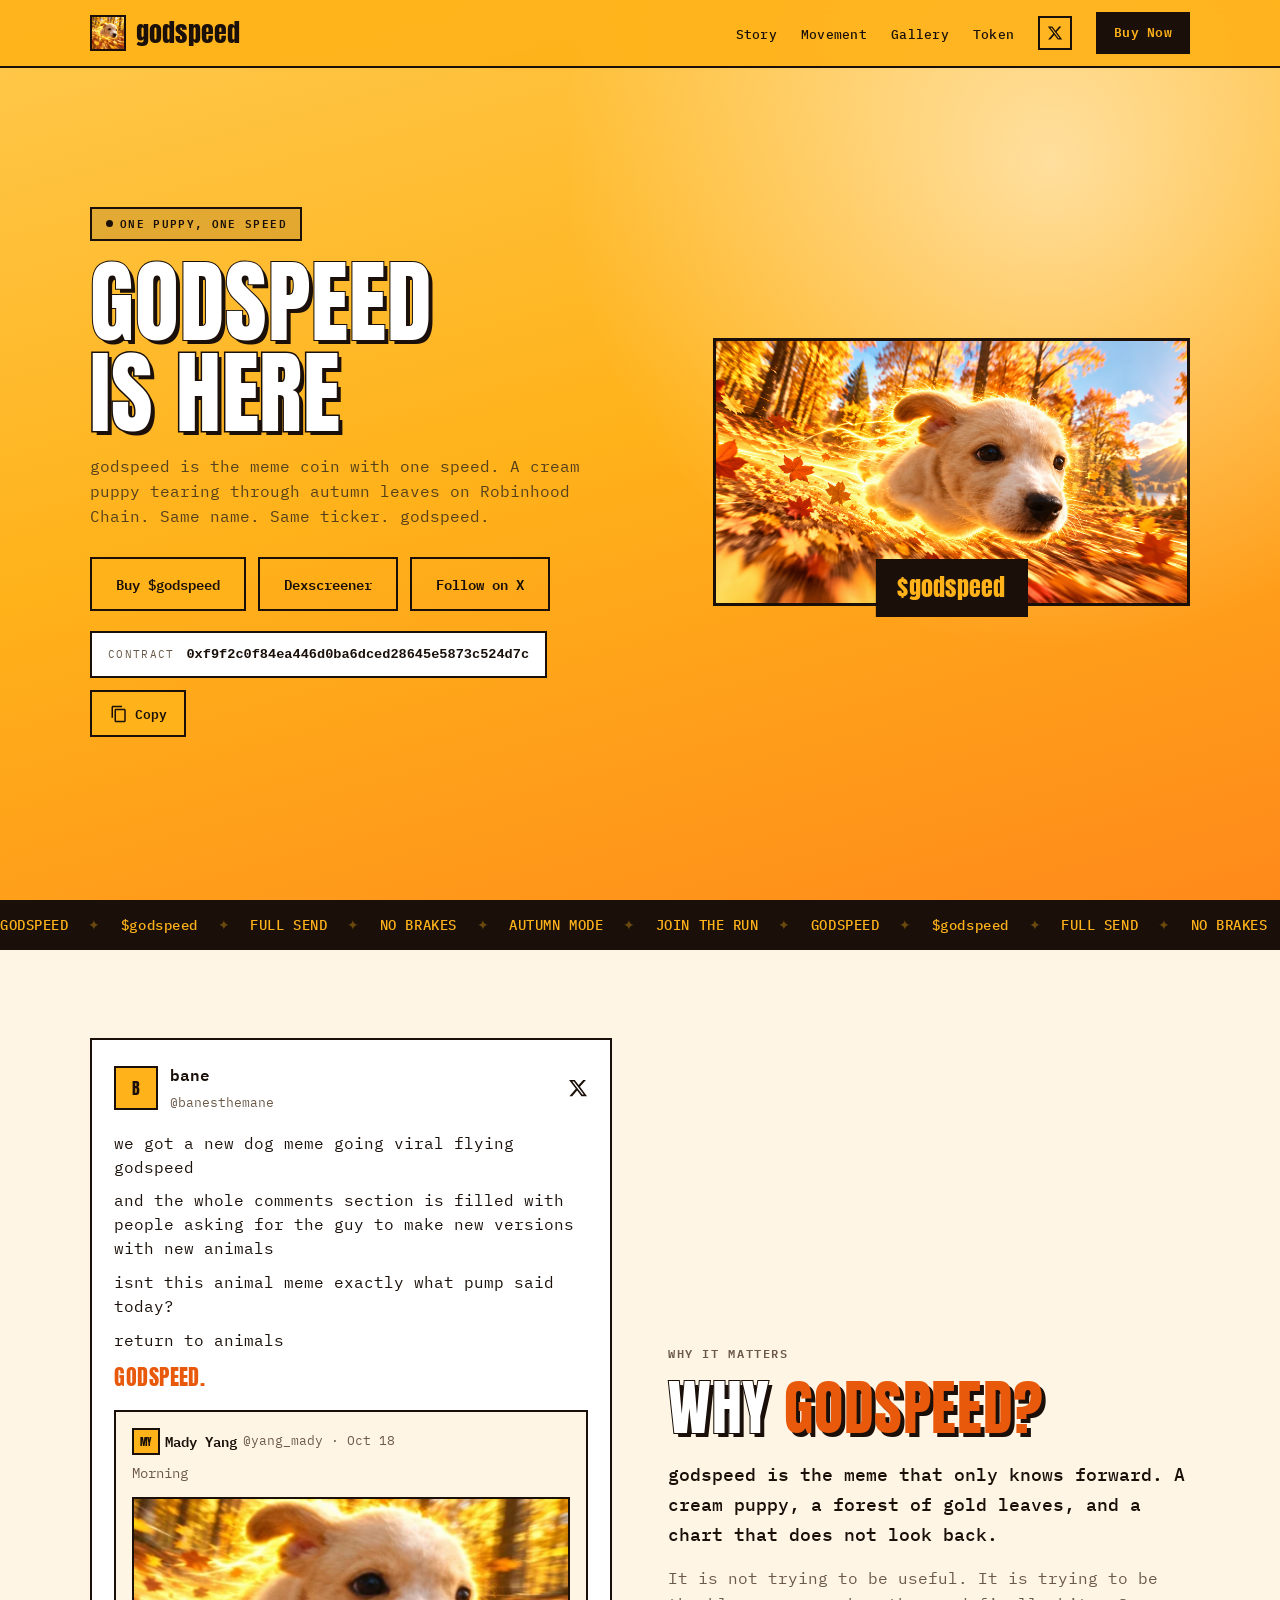
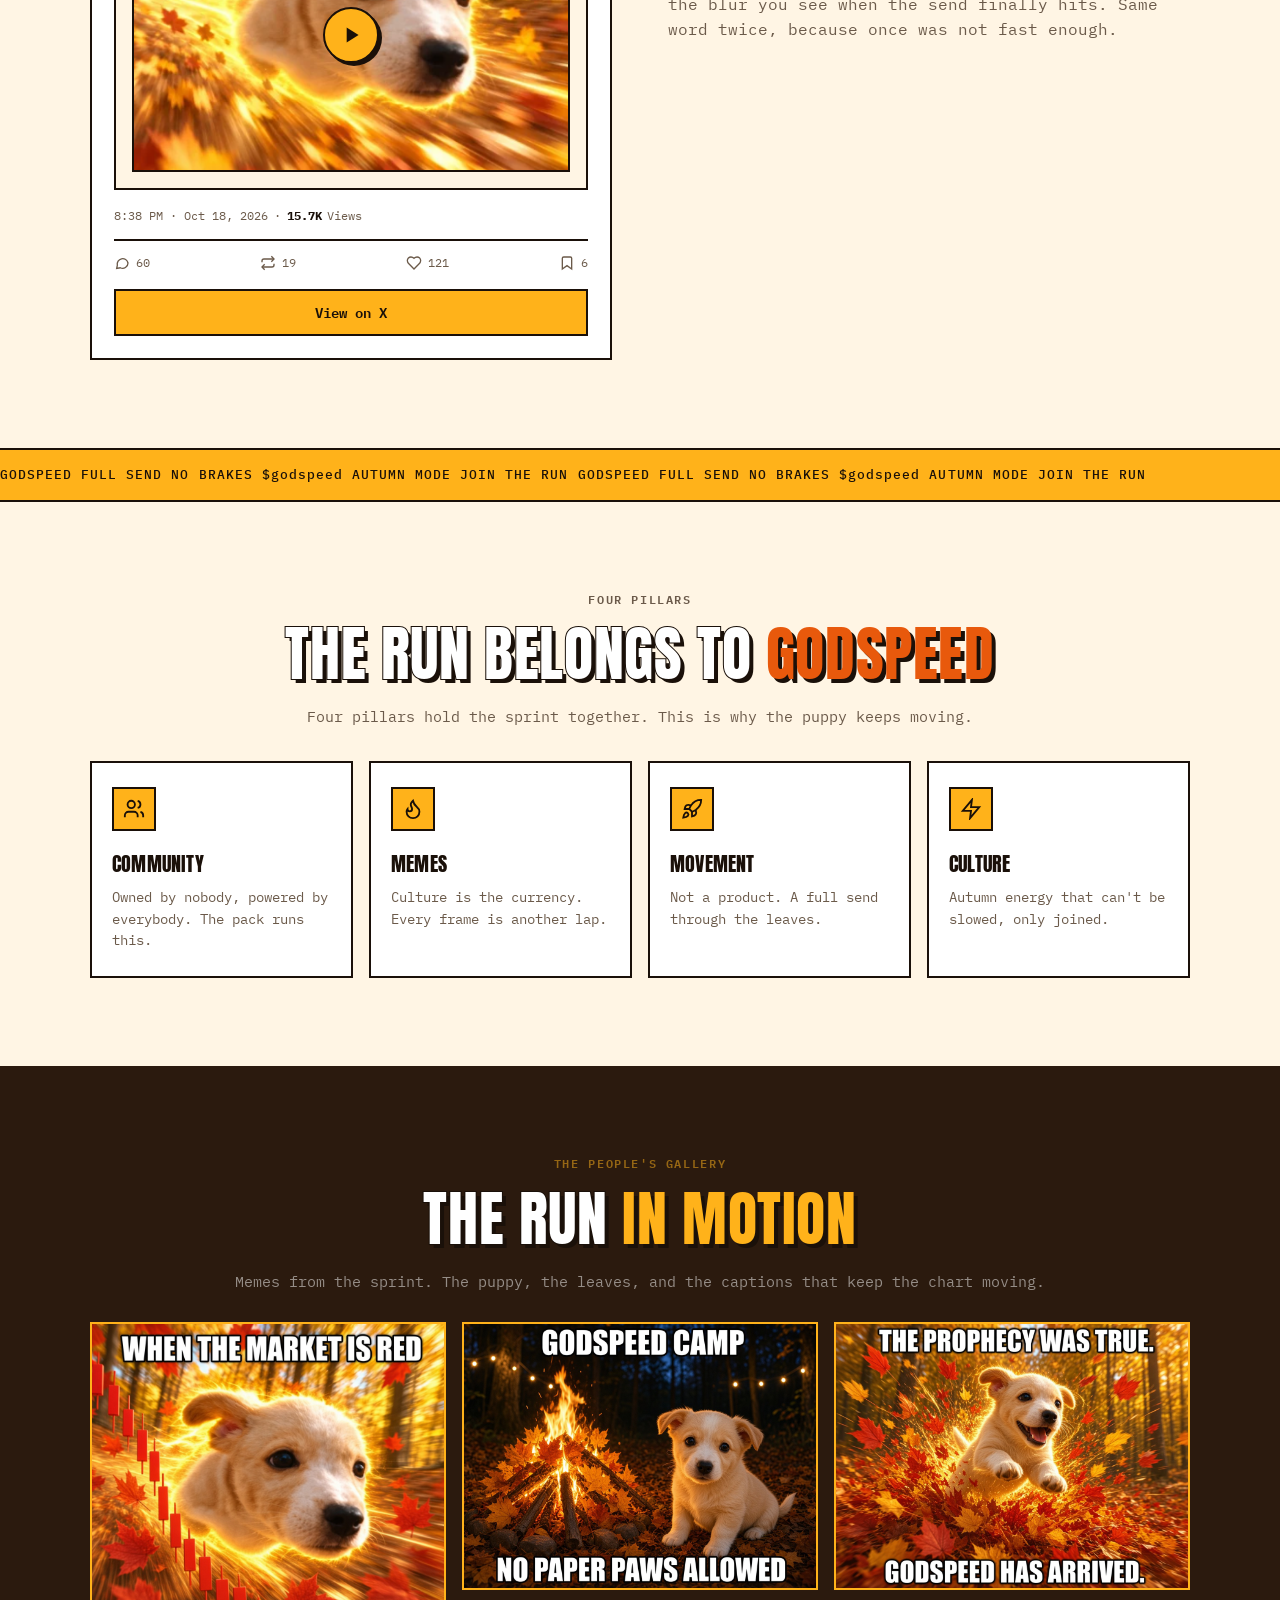
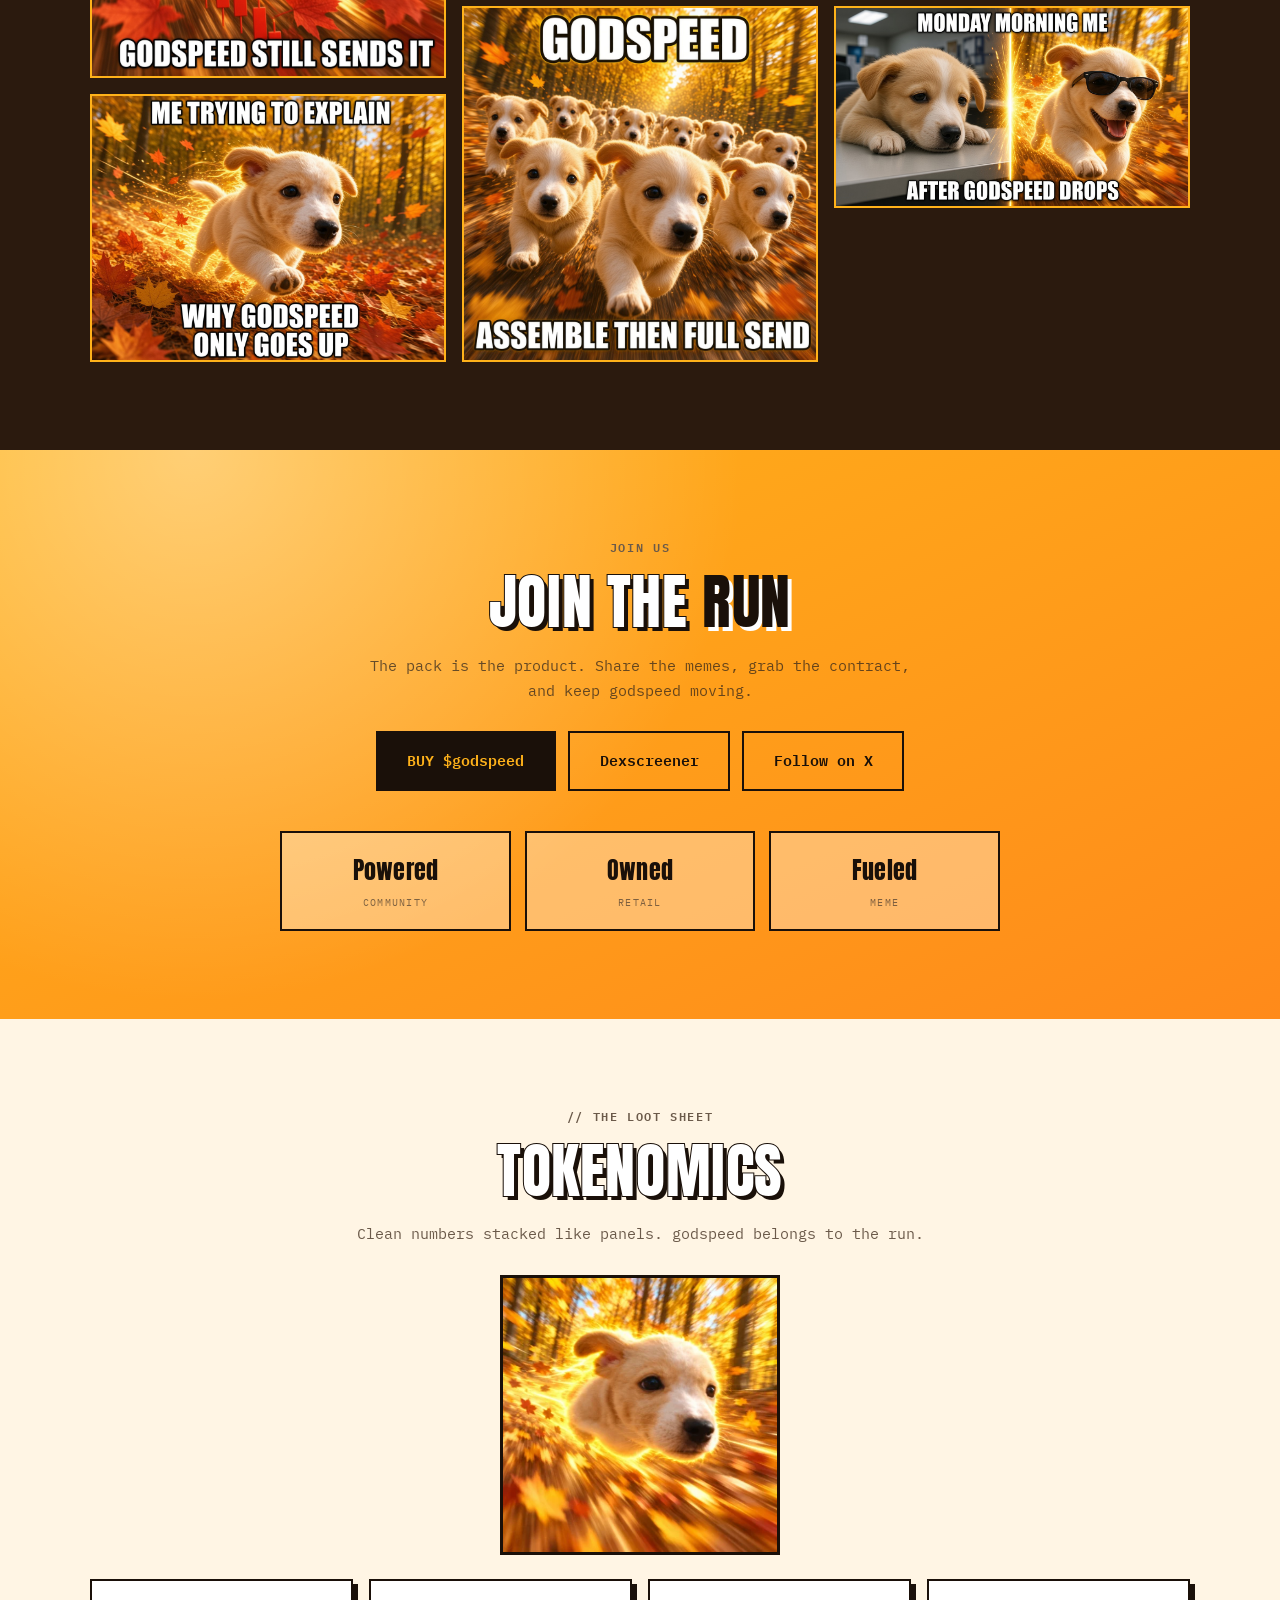
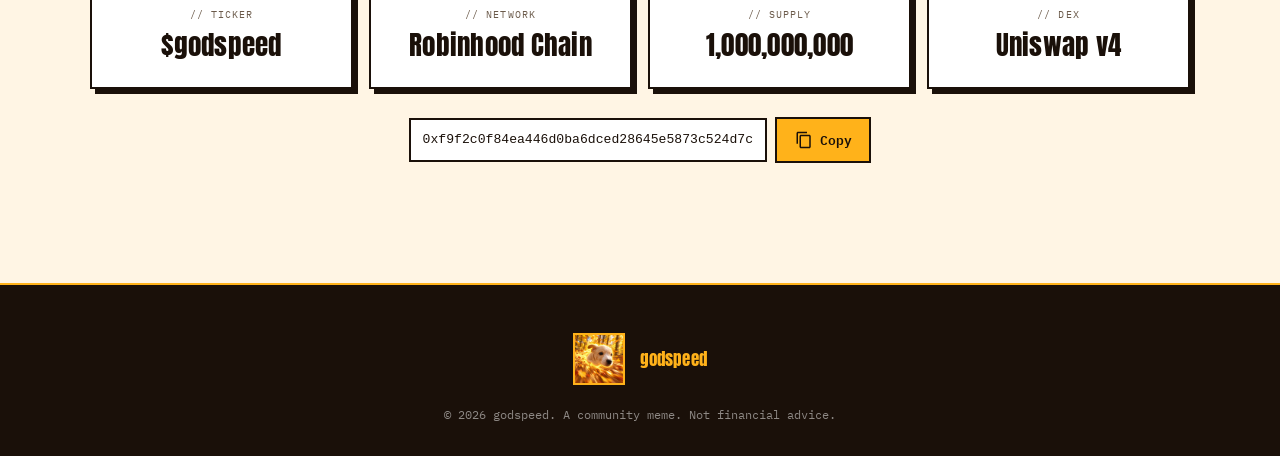
<file: index.html>
<!DOCTYPE html>
<html lang="en">
<head>
  <meta charset="UTF-8" />
  <meta name="viewport" content="width=device-width, initial-scale=1.0" />
  <meta name="theme-color" content="#ffb21a" />
  <title>godspeed — the meme that only goes forward</title>
  <meta name="description" content="godspeed is a meme coin on Robinhood Chain. One cream puppy, one ticker, no brakes. Name and symbol are both godspeed." />
  <meta property="og:title" content="godspeed — full send" />
  <meta property="og:description" content="godspeed is the autumn puppy meme on Robinhood Chain. Same name. Same ticker. godspeed." />
  <meta property="og:type" content="website" />
  <meta property="og:image" content="banner.png" />
  <meta name="twitter:card" content="summary_large_image" />
  <meta name="twitter:site" content="@godspeedrobin_x" />
  <meta name="twitter:image" content="banner.png" />
  <link rel="icon" href="logo.png" type="image/png" />
  <link rel="apple-touch-icon" href="logo.png" />
  <link rel="preconnect" href="https://fonts.googleapis.com" />
  <link rel="preconnect" href="https://fonts.gstatic.com" crossorigin />
  <link href="https://fonts.googleapis.com/css2?family=Anton&family=IBM+Plex+Mono:wght@400;500;600&display=swap" rel="stylesheet" />
  <link rel="stylesheet" href="styles.css" />
</head>
<body>
  <div class="grid-bg" aria-hidden="true"></div>

  <header class="site-header">
    <nav class="nav">
      <a href="#top" class="nav-brand">
        <img src="logo.png" alt="" class="nav-mark" />
        <span class="nav-wordmark">godspeed</span>
      </a>
      <ul class="nav-links">
        <li><a href="#story">Story</a></li>
        <li><a href="#movement">Movement</a></li>
        <li><a href="#gallery">Gallery</a></li>
        <li><a href="#token">Token</a></li>
        <li class="nav-socials">
          <a href="https://x.com/godspeedrobin_x" target="_blank" rel="noopener noreferrer" class="nav-social" aria-label="X / Twitter">
            <svg viewBox="0 0 24 24" width="16" height="16" aria-hidden="true"><path fill="currentColor" d="M18.244 2.25h3.308l-7.227 8.26 8.502 11.24H16.17l-5.214-6.817L4.99 21.75H1.68l7.73-8.835L1.254 2.25H8.08l4.713 6.231zm-1.161 17.52h1.833L7.084 4.126H5.117z"/></svg>
          </a>
        </li>
        <li>
          <a href="https://app.uniswap.org/swap?chain=robinhood&inputCurrency=NATIVE&outputCurrency=0xf9f2c0f84ea446d0ba6dced28645e5873c524d7c" target="_blank" rel="noopener noreferrer" class="nav-cta">Buy Now</a>
        </li>
      </ul>
      <button class="nav-toggle" aria-label="Open menu" aria-expanded="false" type="button">
        <span></span><span></span><span></span>
      </button>
    </nav>
  </header>

  <section class="hero hero-split" id="top">
    <div class="hero-grid">
      <div class="hero-copy">
        <span class="hero-eyebrow"><span class="dot" aria-hidden="true"></span>ONE PUPPY, ONE SPEED</span>
        <p class="hero-brand"><span class="accent">godspeed</span><br>is here</p>
        <p class="hero-lede">
          godspeed is the meme coin with one speed. A cream puppy tearing through autumn leaves on Robinhood Chain.
          Same name. Same ticker. godspeed.
        </p>
        <div class="hero-actions">
          <a href="https://app.uniswap.org/swap?chain=robinhood&inputCurrency=NATIVE&outputCurrency=0xf9f2c0f84ea446d0ba6dced28645e5873c524d7c" target="_blank" rel="noopener noreferrer" class="btn btn-primary">Buy $godspeed</a>
          <a href="https://dexscreener.com/robinhood/0x5c0e9cb648ebf90a0aa9c3922b98f5f79f15d4174b75a466d49ce793ea590500" target="_blank" rel="noopener noreferrer" class="btn btn-ghost">Dexscreener</a>
          <a href="https://x.com/godspeedrobin_x" target="_blank" rel="noopener noreferrer" class="btn btn-ghost">Follow on X</a>
        </div>
        <div class="contract-row">
          <div class="contract-pill">
            <span>Contract</span>
            <code>0xf9f2c0f84ea446d0ba6dced28645e5873c524d7c</code>
          </div>
          <button type="button" class="btn btn-primary btn-copy" data-address="0xf9f2c0f84ea446d0ba6dced28645e5873c524d7c" aria-label="Copy contract address">
            <svg viewBox="0 0 24 24" width="18" height="18" aria-hidden="true"><path fill="currentColor" d="M16 1H4c-1.1 0-2 .9-2 2v14h2V3h12V1zm3 4H8c-1.1 0-2 .9-2 2v14c0 1.1.9 2 2 2h11c1.1 0 2-.9 2-2V7c0-1.1-.9-2-2-2zm0 16H8V7h11v14z"/></svg>
            <span>Copy</span>
          </button>
        </div>
      </div>
      <div class="hero-aside">
        <img src="banner.png" alt="godspeed puppy racing through autumn leaves" />
        <div class="hero-chip">$godspeed</div>
      </div>
    </div>
  </section>

  <div class="ticker" aria-hidden="true">
    <div class="ticker-track">
      <span>GODSPEED</span><span class="ticker-sep">✦</span>
      <span>$godspeed</span><span class="ticker-sep">✦</span>
      <span>FULL SEND</span><span class="ticker-sep">✦</span>
      <span>NO BRAKES</span><span class="ticker-sep">✦</span>
      <span>AUTUMN MODE</span><span class="ticker-sep">✦</span>
      <span>JOIN THE RUN</span><span class="ticker-sep">✦</span>
      <span>GODSPEED</span><span class="ticker-sep">✦</span>
      <span>$godspeed</span><span class="ticker-sep">✦</span>
      <span>FULL SEND</span><span class="ticker-sep">✦</span>
      <span>NO BRAKES</span><span class="ticker-sep">✦</span>
      <span>AUTUMN MODE</span><span class="ticker-sep">✦</span>
      <span>JOIN THE RUN</span><span class="ticker-sep">✦</span>
    </div>
  </div>

  <main>
    <section class="section story" id="story">
      <div class="container story-grid">
        <a href="https://x.com/banesthemane/status/2111919980388164018" target="_blank" rel="noopener noreferrer" class="tweet-card reveal" aria-label="View bane's post on X">
          <div class="tweet-head">
            <div class="avatar">B</div>
            <div class="tweet-meta">
              <div class="tweet-name">bane</div>
              <span>@banesthemane</span>
            </div>
            <svg class="tweet-x" viewBox="0 0 24 24" width="20" height="20" aria-hidden="true"><path fill="currentColor" d="M18.244 2.25h3.308l-7.227 8.26 8.502 11.24H16.17l-5.214-6.817L4.99 21.75H1.68l7.73-8.835L1.254 2.25H8.08l4.713 6.231zm-1.161 17.52h1.833L7.084 4.126H5.117z"/></svg>
          </div>
          <div class="tweet-body">
            <p>we got a new dog meme going viral flying godspeed</p>
            <p>and the whole comments section is filled with people asking for the guy to make new versions with new animals</p>
            <p>isnt this animal meme exactly what pump said today?</p>
            <p>return to animals</p>
            <p><strong>godspeed.</strong></p>
          </div>
          <div class="tweet-quote">
            <div class="quote-head">
              <div class="avatar sm">MY</div>
              <span class="q-name">Mady Yang</span>
              <span class="muted">@yang_mady · Oct 18</span>
            </div>
            <p>Morning</p>
            <div class="tweet-media">
              <img src="logo.png" alt="The flying godspeed puppy" loading="lazy" />
              <span class="tweet-play" aria-hidden="true">
                <svg viewBox="0 0 24 24" width="26" height="26"><path fill="currentColor" d="M8 5v14l11-7z"/></svg>
              </span>
            </div>
          </div>
          <div class="tweet-time">
            <span>8:38 PM · Oct 18, 2026</span>
            <span>·</span>
            <strong>15.7K</strong>
            <span>Views</span>
          </div>
          <div class="tweet-stats">
            <span><svg viewBox="0 0 24 24" width="16" height="16" fill="none" stroke="currentColor" stroke-width="2" aria-hidden="true"><path d="M21 12a8 8 0 0 1-11.6 7.1L4 20l1-4.6A8 8 0 1 1 21 12z"/></svg>60</span>
            <span><svg viewBox="0 0 24 24" width="16" height="16" fill="none" stroke="currentColor" stroke-width="2" aria-hidden="true"><path d="m17 2 4 4-4 4"/><path d="M3 11V9a3 3 0 0 1 3-3h15"/><path d="m7 22-4-4 4-4"/><path d="M21 13v2a3 3 0 0 1-3 3H3"/></svg>19</span>
            <span><svg viewBox="0 0 24 24" width="16" height="16" fill="none" stroke="currentColor" stroke-width="2" aria-hidden="true"><path d="M19 14c1.5-1.5 3-3.2 3-5.5A5.5 5.5 0 0 0 16.5 3c-1.8 0-3 .5-4.5 2-1.5-1.5-2.7-2-4.5-2A5.5 5.5 0 0 0 2 8.5c0 2.3 1.5 4 3 5.5l7 7z"/></svg>121</span>
            <span><svg viewBox="0 0 24 24" width="16" height="16" fill="none" stroke="currentColor" stroke-width="2" aria-hidden="true"><path d="M19 21l-7-5-7 5V5a2 2 0 0 1 2-2h10a2 2 0 0 1 2 2z"/></svg>6</span>
          </div>
          <span class="tweet-cta">View on X</span>
        </a>

        <div class="story-copy reveal">
          <p class="eyebrow">why it matters</p>
          <h2 class="section-title">WHY <span class="accent">GODSPEED?</span></h2>
          <p class="section-text lead">
            godspeed is the meme that only knows forward. A cream puppy, a forest of gold leaves, and a chart that does not look back.
          </p>
          <p class="section-text">
            It is not trying to be useful. It is trying to be the blur you see when the send finally hits.
            Same word twice, because once was not fast enough.
          </p>
        </div>
      </div>
    </section>

    <div class="ascii-band" aria-hidden="true">
      <pre>GODSPEED  FULL SEND  NO BRAKES  $godspeed  AUTUMN MODE  JOIN THE RUN  GODSPEED  FULL SEND  NO BRAKES  $godspeed  AUTUMN MODE  JOIN THE RUN  </pre>
    </div>


    <section class="section movement" id="movement">
      <div class="container">
        <p class="eyebrow center">four pillars</p>
        <h2 class="section-title center">THE RUN BELONGS TO <span class="accent">GODSPEED</span></h2>
        <p class="section-sub center">Four pillars hold the sprint together. This is why the puppy keeps moving.</p>
        <div class="pillars">
          <article class="pillar reveal">
            <div class="pillar-icon" aria-hidden="true">
              <svg viewBox="0 0 24 24" width="22" height="22" fill="none" stroke="currentColor" stroke-width="2"><path d="M16 21v-2a4 4 0 0 0-4-4H6a4 4 0 0 0-4 4v2"/><circle cx="9" cy="7" r="4"/><path d="M22 21v-2a4 4 0 0 0-3-3.87"/><path d="M16 3.13a4 4 0 0 1 0 7.75"/></svg>
            </div>
            <h3>COMMUNITY</h3>
            <p>Owned by nobody, powered by everybody. The pack runs this.</p>
          </article>
          <article class="pillar reveal">
            <div class="pillar-icon" aria-hidden="true">
              <svg viewBox="0 0 24 24" width="22" height="22" fill="none" stroke="currentColor" stroke-width="2"><path d="M8.5 14.5A2.5 2.5 0 0 0 11 12c0-1.38-.5-2-1-3-1.072-2.143-.224-4.054 2-6 .5 2.5 2 4.9 4 6.5 2 1.6 3 3.5 3 5.5a7 7 0 1 1-14 0c0-1.153.433-2.294 1-3a2.5 2.5 0 0 0 2.5 2.5z"/></svg>
            </div>
            <h3>MEMES</h3>
            <p>Culture is the currency. Every frame is another lap.</p>
          </article>
          <article class="pillar reveal">
            <div class="pillar-icon" aria-hidden="true">
              <svg viewBox="0 0 24 24" width="22" height="22" fill="none" stroke="currentColor" stroke-width="2"><path d="M4.5 16.5c-1.5 1.26-2 5-2 5s3.74-.5 5-2c.71-.84.7-2.13-.09-2.91a2.18 2.18 0 0 0-2.91-.09z"/><path d="M12 15v5s3.03-.55 4-2c1.08-1.62 0-5 0-5"/><path d="M9 12a22 22 0 0 1 2-3.95A12.88 12.88 0 0 1 22 2c0 2.72-.78 7.5-6 11a22.4 22.4 0 0 1-4 2z"/><path d="M9 12H4s.55-3.03 2-4c1.62-1.08 5 .05 5 .05"/></svg>
            </div>
            <h3>MOVEMENT</h3>
            <p>Not a product. A full send through the leaves.</p>
          </article>
          <article class="pillar reveal">
            <div class="pillar-icon" aria-hidden="true">
              <svg viewBox="0 0 24 24" width="22" height="22" fill="none" stroke="currentColor" stroke-width="2"><path d="M13 2 3 14h9l-1 8 10-12h-9l1-8z"/></svg>
            </div>
            <h3>CULTURE</h3>
            <p>Autumn energy that can't be slowed, only joined.</p>
          </article>
        </div>
      </div>
    </section>

    <section class="section gallery-section" id="gallery">
      <div class="container">
        <p class="eyebrow center">The People's Gallery</p>
        <h2 class="section-title center">THE RUN <span class="accent">IN MOTION</span></h2>
        <p class="section-sub center">Memes from the sprint. The puppy, the leaves, and the captions that keep the chart moving.</p>
        <div class="gallery">
          <figure class="gallery-item reveal">
            <img src="assets/memes/godspeed-meme-red.jpg" alt="When the market is red, godspeed still sends it" loading="lazy" />
            <figcaption>When the market is red</figcaption>
          </figure>
          <figure class="gallery-item reveal">
            <img src="assets/memes/godspeed-meme-explain.jpg" alt="Me trying to explain why godspeed only goes up" loading="lazy" />
            <figcaption>Why it only goes up</figcaption>
          </figure>
          <figure class="gallery-item reveal">
            <img src="assets/memes/godspeed-meme-camp.jpg" alt="Godspeed camp, no paper paws allowed" loading="lazy" />
            <figcaption>No paper paws allowed</figcaption>
          </figure>
          <figure class="gallery-item reveal">
            <img src="assets/memes/godspeed-meme-assemble.jpg" alt="Godspeed assemble then full send" loading="lazy" />
            <figcaption>Assemble, then full send</figcaption>
          </figure>
          <figure class="gallery-item reveal">
            <img src="assets/memes/godspeed-meme-arrived.jpg" alt="The prophecy was true, godspeed has arrived" loading="lazy" />
            <figcaption>Godspeed has arrived</figcaption>
          </figure>
          <figure class="gallery-item reveal">
            <img src="assets/memes/godspeed-meme-monday.jpg" alt="Monday morning me after godspeed drops" loading="lazy" />
            <figcaption>After godspeed drops</figcaption>
          </figure>
        </div>
      </div>
    </section>

    <section class="section community" id="community">
      <div class="container narrow reveal">
        <p class="eyebrow center">join us</p>
        <h2 class="section-title center">JOIN THE <span class="ink">RUN</span></h2>
        <p class="section-sub center">
          The pack is the product. Share the memes, grab the contract, and keep godspeed moving.
        </p>
        <div class="buy-cta">
          <a href="https://app.uniswap.org/swap?chain=robinhood&inputCurrency=NATIVE&outputCurrency=0xf9f2c0f84ea446d0ba6dced28645e5873c524d7c" target="_blank" rel="noopener noreferrer" class="btn btn-ink btn-lg">BUY $godspeed</a>
          <a href="https://dexscreener.com/robinhood/0x5c0e9cb648ebf90a0aa9c3922b98f5f79f15d4174b75a466d49ce793ea590500" target="_blank" rel="noopener noreferrer" class="btn btn-outline-ink btn-lg">Dexscreener</a>
          <a href="https://x.com/godspeedrobin_x" target="_blank" rel="noopener noreferrer" class="btn btn-outline-ink btn-lg">Follow on X</a>
        </div>
        <div class="tri-stats">
          <div class="tri-card"><strong>Powered</strong><span>Community</span></div>
          <div class="tri-card"><strong>Owned</strong><span>Retail</span></div>
          <div class="tri-card"><strong>Fueled</strong><span>Meme</span></div>
        </div>
      </div>
    </section>

    <section class="section token" id="token">
      <div class="container">
        <p class="eyebrow center">// the loot sheet</p>
        <h2 class="section-title center">TOKENOMICS</h2>
        <p class="section-sub center">Clean numbers stacked like panels. godspeed belongs to the run.</p>

        <div class="loot">
          <div class="loot__coin reveal">
            <img src="logo.png" alt="godspeed puppy" />
            <div class="loot__stats">
              <div>
                <span>// TICKER</span>
                <strong>$godspeed</strong>
              </div>
              <div>
                <span>// NETWORK</span>
                <strong>Robinhood Chain</strong>
              </div>
              <div>
                <span>// SUPPLY</span>
                <strong>1,000,000,000</strong>
              </div>
              <div>
                <span>// DEX</span>
                <strong>Uniswap v4</strong>
              </div>
            </div>
          </div>
        </div>

        <div class="token-actions center-actions reveal">
          <div class="token-ca">
            <code id="ca-full">0xf9f2c0f84ea446d0ba6dced28645e5873c524d7c</code>
            <button type="button" class="btn btn-primary btn-copy" data-address="0xf9f2c0f84ea446d0ba6dced28645e5873c524d7c" aria-label="Copy contract address">
              <svg viewBox="0 0 24 24" width="18" height="18" aria-hidden="true"><path fill="currentColor" d="M16 1H4c-1.1 0-2 .9-2 2v14h2V3h12V1zm3 4H8c-1.1 0-2 .9-2 2v14c0 1.1.9 2 2 2h11c1.1 0 2-.9 2-2V7c0-1.1-.9-2-2-2zm0 16H8V7h11v14z"/></svg>
              <span>Copy</span>
            </button>
          </div>
        </div>
        <p id="copy-toast" class="copy-toast" role="status" aria-live="polite"></p>
      </div>
    </section>
  </main>

  <footer class="footer">
    <div class="container footer-inner">
      <div class="footer-brand">
        <img src="logo.png" alt="" class="footer-logo" />
        <div>
          <strong>godspeed</strong>
        </div>
      </div>
      <p class="footer-disclaimer">
        © 2026 godspeed. A community meme. Not financial advice.
      </p>
    </div>
  </footer>

  <script src="script.js"></script>
</body>
</html>
</file>
<file: styles.css>
*,
*::before,
*::after {
  box-sizing: border-box;
  margin: 0;
  padding: 0;
}

:root {
  --lime: #ffb21a;
  --lime-hot: #ffc94d;
  --lime-deep: #e8590c;
  --ink: #1a1009;
  --ink-soft: #2b1a0e;
  --muted: #6b5a4a;
  --paper: #fff5e4;
  --white: #ffffff;
  --font-display: "Anton", Impact, "Arial Narrow Bold", sans-serif;
  --font-mono: "IBM Plex Mono", ui-monospace, monospace;
  --ease-out: cubic-bezier(0.22, 1, 0.36, 1);
  --header-h: 68px;
  --border: 2px solid var(--ink);
}

html {
  scroll-behavior: smooth;
  font-synthesis: none;
}

body {
  font-family: var(--font-mono);
  background: var(--paper);
  color: var(--ink);
  line-height: 1.65;
  overflow-x: hidden;
}

.grid-bg {
  position: fixed;
  inset: 0;
  pointer-events: none;
  z-index: 0;
  opacity: 0.035;
  background-image:
    linear-gradient(var(--ink) 1px, transparent 1px),
    linear-gradient(90deg, var(--ink) 1px, transparent 1px);
  background-size: 48px 48px;
}

.container {
  width: min(1100px, 92vw);
  margin: 0 auto;
  position: relative;
  z-index: 1;
}

.container.narrow {
  width: min(720px, 92vw);
}

.accent {
  color: var(--lime-deep);
  -webkit-text-stroke: 0;
}

.ink {
  color: var(--ink);
}

.center {
  text-align: center;
}

/* ── Header ── */
.site-header {
  position: fixed;
  top: 0;
  left: 0;
  right: 0;
  z-index: 100;
  height: var(--header-h);
  background: rgba(255, 178, 26, 0.92);
  backdrop-filter: blur(12px);
  border-bottom: var(--border);
  transition: background 0.25s, box-shadow 0.25s;
}

.site-header.scrolled {
  background: rgba(255, 178, 26, 0.97);
  box-shadow: 0 8px 0 rgba(20, 20, 28, 0.06);
}

.nav {
  display: flex;
  align-items: center;
  justify-content: space-between;
  width: min(1100px, 92vw);
  margin: 0 auto;
  height: 100%;
}

.nav-brand {
  display: inline-flex;
  align-items: center;
  gap: 0.6rem;
  text-decoration: none;
  color: var(--ink);
}

.nav-mark {
  width: 36px;
  height: 36px;
  object-fit: cover;
  border: 2px solid var(--ink);
}

.nav-wordmark {
  font-family: var(--font-display);
  font-weight: 800;
  font-size: 1.35rem;
  letter-spacing: 0.04em;
  line-height: 1;
}

.nav-links {
  display: flex;
  align-items: center;
  gap: 1.5rem;
  list-style: none;
}

.nav-links a {
  color: var(--ink);
  text-decoration: none;
  font-size: 0.82rem;
  font-weight: 500;
  letter-spacing: 0.02em;
  transition: opacity 0.2s;
}

.nav-links a:hover {
  opacity: 0.55;
}

.nav-socials {
  display: flex;
  gap: 0.4rem;
}

.nav-social {
  display: inline-flex !important;
  align-items: center;
  justify-content: center;
  width: 34px;
  height: 34px;
  border: 2px solid var(--ink);
  background: transparent;
  color: var(--ink) !important;
  transition: background 0.2s, color 0.2s, transform 0.2s;
}

.nav-social:hover {
  background: var(--ink) !important;
  color: var(--lime) !important;
  opacity: 1 !important;
  transform: translateY(-2px);
}

.nav-cta {
  display: inline-flex !important;
  align-items: center;
  padding: 0.5rem 1rem !important;
  background: var(--ink);
  color: var(--lime) !important;
  font-weight: 600 !important;
  border: 2px solid var(--ink);
  transition: background 0.2s, color 0.2s, transform 0.2s !important;
}

.nav-cta:hover {
  background: var(--white) !important;
  color: var(--ink) !important;
  opacity: 1 !important;
  transform: translateY(-2px);
}

.nav-toggle {
  display: none;
  flex-direction: column;
  gap: 5px;
  background: transparent;
  border: 2px solid var(--ink);
  cursor: pointer;
  padding: 8px;
}

.nav-toggle span {
  display: block;
  width: 20px;
  height: 2px;
  background: var(--ink);
}

/* ── Hero ── */
.hero {
  position: relative;
  min-height: 100vh;
  min-height: 100dvh;
  display: flex;
  align-items: flex-end;
  padding: calc(var(--header-h) + 1.5rem) 0 3.75rem;
  overflow: hidden;
  background: var(--lime);
}

.hero-visual {
  position: absolute;
  inset: 0;
  z-index: 0;
}

.hero-banner {
  width: 100%;
  height: 100%;
  object-fit: cover;
  object-position: center 40%;
  animation: hero-drift 32s var(--ease-out) infinite alternate;
  will-change: transform;
}

.hero-veil {
  position: absolute;
  inset: 0;
  background:
    linear-gradient(
      to top,
      rgba(20, 20, 28, 0.88) 0%,
      rgba(20, 20, 28, 0.35) 38%,
      rgba(20, 20, 28, 0.08) 62%,
      transparent 100%
    );
}

.hero-content {
  position: relative;
  z-index: 1;
  width: min(1100px, 92vw);
  margin: 0 auto;
  max-width: 640px;
  margin-left: max(4vw, calc((100vw - 1100px) / 2));
  animation: rise-in 0.9s var(--ease-out) both;
}

.hero-brand {
  font-family: var(--font-display);
  font-weight: 800;
  font-size: clamp(3.25rem, 11vw, 6.5rem);
  letter-spacing: -0.03em;
  line-height: 0.88;
  color: var(--lime);
  margin-bottom: 0.55rem;
  text-shadow: 3px 3px 0 var(--ink);
}

.hero-title {
  font-family: var(--font-display);
  font-weight: 700;
  font-size: clamp(1.35rem, 3.2vw, 1.85rem);
  letter-spacing: -0.01em;
  line-height: 1.15;
  color: var(--white);
  margin-bottom: 0.85rem;
}

.hero-lede {
  font-size: clamp(0.9rem, 1.8vw, 1.02rem);
  color: rgba(255, 255, 255, 0.78);
  max-width: 28rem;
  margin-bottom: 1.75rem;
  font-weight: 400;
  line-height: 1.55;
}

.hero-actions {
  display: flex;
  flex-wrap: wrap;
  gap: 0.75rem;
}

@keyframes hero-drift {
  from { transform: scale(1.02) translate(0, 0); }
  to { transform: scale(1.07) translate(-1.2%, -0.8%); }
}

@keyframes rise-in {
  from {
    opacity: 0;
    transform: translateY(22px);
  }
  to {
    opacity: 1;
    transform: translateY(0);
  }
}

@keyframes blink {
  0%, 45% { opacity: 1; }
  50%, 100% { opacity: 0; }
}

@keyframes band-scroll {
  from { transform: translateX(0); }
  to { transform: translateX(-50%); }
}

/* ── Buttons ── */
.btn {
  display: inline-flex;
  align-items: center;
  justify-content: center;
  gap: 0.45rem;
  padding: 0.85rem 1.5rem;
  font-family: var(--font-mono);
  font-weight: 600;
  font-size: 0.88rem;
  text-decoration: none;
  cursor: pointer;
  border: 2px solid transparent;
  transition: transform 0.2s var(--ease-out), background 0.2s, color 0.2s, border-color 0.2s;
}

.btn:hover {
  transform: translateY(-3px);
}

.btn-primary {
  background: var(--lime);
  color: var(--ink);
  border-color: var(--ink);
}

.btn-primary:hover {
  background: var(--lime-hot);
}

.btn-ghost {
  background: transparent;
  color: var(--white);
  border-color: rgba(255, 255, 255, 0.45);
}

.btn-ghost:hover {
  border-color: var(--lime);
  color: var(--lime);
}

.btn-ink {
  background: var(--ink);
  color: var(--lime);
  border-color: var(--ink);
}

.btn-ink:hover {
  background: var(--ink-soft);
  color: var(--lime-hot);
}

.btn-outline-ink {
  background: transparent;
  color: var(--ink);
  border-color: var(--ink);
}

.btn-outline-ink:hover {
  background: var(--ink);
  color: var(--lime);
}

.btn-lg {
  padding: 1rem 1.85rem;
  font-size: 0.92rem;
}

.btn-copy {
  flex-shrink: 0;
  padding: 0.65rem 1.1rem;
  font-size: 0.82rem;
}

.btn-copy.copied {
  background: var(--ink);
  color: var(--lime);
}

/* ── Ticker ── */
.ticker {
  background: var(--ink);
  color: var(--lime);
  padding: 0.75rem 0;
  overflow: hidden;
  border-top: var(--border);
  border-bottom: var(--border);
  position: relative;
  z-index: 1;
}

.ticker-track {
  display: flex;
  align-items: center;
  gap: 1.25rem;
  white-space: nowrap;
  width: max-content;
  animation: ticker 36s linear infinite;
  font-size: 0.85rem;
  font-weight: 500;
  letter-spacing: 0.04em;
}

.ticker-sep {
  opacity: 0.35;
}

@keyframes ticker {
  from { transform: translateX(0); }
  to { transform: translateX(-50%); }
}

/* ── Sections ── */
.section {
  padding: 5.5rem 0;
  position: relative;
  z-index: 1;
}

.eyebrow {
  display: inline-flex;
  align-items: center;
  gap: 0.4rem;
  font-size: 0.72rem;
  font-weight: 600;
  letter-spacing: 0.14em;
  text-transform: uppercase;
  color: var(--muted);
  margin-bottom: 0.9rem;
}

.eyebrow.center {
  display: flex;
  justify-content: center;
  width: fit-content;
  margin-left: auto;
  margin-right: auto;
}

.section-title {
  font-family: var(--font-display);
  font-weight: 800;
  font-size: clamp(2.4rem, 6vw, 3.75rem);
  letter-spacing: -0.03em;
  line-height: 1.02;
  margin-bottom: 1.25rem;
  color: var(--ink);
}

.section-text {
  color: var(--muted);
  font-size: 0.98rem;
  margin-bottom: 1rem;
  max-width: 34rem;
}

.section-text strong {
  color: var(--ink);
  font-weight: 600;
}

.section-text em {
  font-style: normal;
  color: var(--ink);
  background: var(--lime);
  padding: 0.05em 0.3em;
}

.section-sub {
  color: var(--muted);
  margin-bottom: 1.75rem;
  font-size: 0.95rem;
}

.mono-note {
  margin-top: 1.5rem;
  color: var(--ink) !important;
  font-size: 0.9rem !important;
}

.cursor-line {
  display: inline-flex;
  align-items: center;
}

.cursor {
  display: inline-block;
  width: 0.55em;
  height: 1.1em;
  margin-left: 2px;
  background: var(--lime-deep);
  animation: blink 1.1s step-end infinite;
}

/* ── About ── */
.about {
  background: var(--ink);
  color: var(--white);
}

.about .section-title {
  color: var(--white);
}

.about .section-title .accent {
  color: var(--lime);
}

.about .eyebrow {
  color: rgba(255, 178, 26, 0.55);
}

.about .section-text {
  color: rgba(255, 255, 255, 0.62);
}

.about .section-text strong {
  color: var(--lime);
}

.about .section-text em {
  color: var(--ink);
}

.about-layout {
  display: grid;
  grid-template-columns: 0.85fr 1.15fr;
  gap: 3.5rem;
  align-items: center;
}

.about-portrait {
  position: relative;
}

.about-portrait::after {
  content: "";
  position: absolute;
  inset: 10px -10px -10px 10px;
  border: 2px solid var(--lime);
  z-index: 0;
}

.about-portrait img {
  position: relative;
  z-index: 1;
  width: 100%;
  display: block;
  object-fit: cover;
  aspect-ratio: 1;
  border: 2px solid var(--ink);
}

/* ── ASCII band ── */
.ascii-band {
  background: var(--lime);
  border-top: var(--border);
  border-bottom: var(--border);
  overflow: hidden;
  padding: 0.9rem 0;
  position: relative;
  z-index: 1;
}

.ascii-band pre {
  font-family: var(--font-mono);
  font-size: 0.8rem;
  font-weight: 500;
  color: var(--ink);
  white-space: nowrap;
  width: max-content;
  animation: band-scroll 40s linear infinite;
  letter-spacing: 0.08em;
}

/* ── Contract ── */
.contract {
  background: var(--paper);
}

.ca-box {
  display: flex;
  align-items: center;
  gap: 0.85rem;
  padding: 1rem 1.1rem;
  background: var(--white);
  border: var(--border);
}

.ca-address {
  flex: 1;
  font-family: var(--font-mono);
  font-size: clamp(0.62rem, 2.2vw, 0.82rem);
  color: var(--ink);
  word-break: break-all;
  line-height: 1.5;
}

.copy-toast {
  text-align: center;
  margin-top: 0.75rem;
  font-size: 0.85rem;
  font-weight: 500;
  color: var(--ink);
  min-height: 1.25rem;
  opacity: 0;
  transition: opacity 0.3s;
}

.copy-toast.show {
  opacity: 1;
}

/* ── Chart ── */
.chart-section {
  background: var(--ink-soft);
  color: var(--white);
}

.chart-section .section-title {
  color: var(--white);
}

.chart-section .eyebrow {
  color: rgba(255, 178, 26, 0.5);
}

.chart-section .section-sub {
  color: rgba(255, 255, 255, 0.5);
}

.chart-frame {
  border: 2px solid var(--lime);
  background: #140c06;
  min-height: 480px;
  overflow: hidden;
}

.dexscreener-embed {
  width: 100%;
  height: 540px;
  border: none;
  display: block;
}

.dexscreener-embed.hidden {
  display: none;
}

.chart-placeholder {
  display: flex;
  align-items: center;
  justify-content: center;
  min-height: 480px;
  padding: 2rem;
  text-align: center;
  color: rgba(255, 255, 255, 0.55);
}

.chart-placeholder code {
  color: var(--lime);
  background: rgba(255, 178, 26, 0.1);
  padding: 0.1rem 0.4rem;
}

.chart-placeholder.hidden {
  display: none;
}

.chart-link-wrap {
  text-align: center;
  margin-top: 1.15rem;
}

.text-link {
  color: var(--lime);
  font-weight: 600;
  text-decoration: none;
  font-size: 0.88rem;
}

.text-link:hover {
  text-decoration: underline;
  text-underline-offset: 4px;
}

/* ── Buy ── */
.buy {
  background:
    linear-gradient(160deg, rgba(255, 255, 255, 0.25) 0%, transparent 40%),
    linear-gradient(to bottom right, var(--lime) 0%, var(--lime-deep) 100%);
}

.buy .eyebrow {
  color: rgba(20, 20, 28, 0.5);
}

.steps {
  display: grid;
  grid-template-columns: repeat(3, 1fr);
  gap: 1rem;
  margin: 2.25rem 0 2.75rem;
}

.step {
  border: 2px solid var(--ink);
  background: transparent;
  padding: 1.6rem 1.25rem;
  transition: transform 0.25s var(--ease-out), background 0.25s;
}

.step:hover {
  transform: translateY(-4px);
  background: rgba(20, 20, 28, 0.06);
}

.step-num {
  display: block;
  font-family: var(--font-display);
  font-weight: 800;
  font-size: 2.25rem;
  letter-spacing: -0.03em;
  color: var(--ink);
  line-height: 1;
  margin-bottom: 0.65rem;
  opacity: 0.35;
}

.step h3 {
  font-family: var(--font-display);
  font-weight: 700;
  font-size: 1.45rem;
  letter-spacing: -0.02em;
  margin-bottom: 0.4rem;
  color: var(--ink);
}

.step p {
  font-size: 0.88rem;
  color: rgba(20, 20, 28, 0.65);
  line-height: 1.55;
}

.buy-cta {
  display: flex;
  gap: 0.75rem;
  justify-content: center;
  flex-wrap: wrap;
}

/* ── Footer ── */
.footer {
  background: var(--ink);
  color: rgba(255, 255, 255, 0.5);
  padding: 3rem 0 2rem;
  border-top: 2px solid var(--lime);
  position: relative;
  z-index: 1;
}

.footer-inner {
  display: flex;
  flex-direction: column;
  align-items: center;
  gap: 1.25rem;
  text-align: center;
}

.footer-brand {
  display: flex;
  align-items: center;
  gap: 0.9rem;
}

.footer-logo {
  width: 52px;
  height: 52px;
  object-fit: cover;
  border: 2px solid var(--lime);
}

.footer-brand strong {
  display: block;
  font-family: var(--font-display);
  font-weight: 800;
  font-size: 1.05rem;
  letter-spacing: -0.02em;
  color: var(--lime);
  line-height: 1;
}

.footer-brand span {
  font-size: 0.72rem;
  color: rgba(255, 255, 255, 0.4);
}

.footer-disclaimer {
  font-size: 0.72rem;
  max-width: 520px;
  line-height: 1.65;
}

/* ── Reveal ── */
.reveal {
  opacity: 0;
  transform: translateY(20px);
  transition: opacity 0.65s var(--ease-out), transform 0.65s var(--ease-out);
}

.reveal.in {
  opacity: 1;
  transform: translateY(0);
}

/* ── Mobile ── */
@media (max-width: 900px) {
  .about-layout {
    grid-template-columns: 1fr;
    gap: 2.25rem;
  }

  .about-portrait {
    max-width: 300px;
    margin: 0 auto;
  }

  .steps {
    grid-template-columns: 1fr;
  }
}

@media (max-width: 768px) {
  .nav-toggle {
    display: flex;
  }

  .nav-links {
    position: fixed;
    top: var(--header-h);
    left: 0;
    right: 0;
    background: var(--lime);
    flex-direction: column;
    padding: 1.35rem;
    gap: 1rem;
    border-bottom: var(--border);
    transform: translateY(-120%);
    opacity: 0;
    transition: transform 0.3s, opacity 0.3s;
    pointer-events: none;
  }

  .nav-links.open {
    transform: translateY(0);
    opacity: 1;
    pointer-events: all;
  }

  .hero {
    padding-bottom: 3rem;
  }

  .hero-veil {
    background:
      linear-gradient(
        to top,
        rgba(20, 20, 28, 0.92) 0%,
        rgba(20, 20, 28, 0.45) 42%,
        rgba(20, 20, 28, 0.12) 100%
      );
  }

  .hero-content {
    margin-left: auto;
    margin-right: auto;
  }

  .hero-banner {
    object-position: 35% center;
  }

  .ca-box {
    flex-direction: column;
    align-items: stretch;
  }

  .btn-copy {
    justify-content: center;
  }

  .dexscreener-embed {
    height: 440px;
  }
}

@media (max-width: 480px) {
  .hero-brand {
    font-size: 2.85rem;
  }

  .hero-actions {
    width: 100%;
  }

  .hero-actions .btn {
    flex: 1;
    justify-content: center;
  }
}

@media (prefers-reduced-motion: reduce) {
  .hero-banner,
  .ticker-track,
  .ascii-band pre,
  .cursor {
    animation: none;
  }

  .cursor {
    opacity: 1;
  }

  .reveal {
    opacity: 1;
    transform: none;
  }
}

/* ── Hero split (content layout) ── */
.hero-split {
  align-items: center;
  padding-top: calc(var(--header-h) + 2.5rem);
  padding-bottom: 4rem;
  background:
    linear-gradient(160deg, rgba(255, 255, 255, 0.35) 0%, transparent 45%),
    var(--lime);
}

.hero-grid {
  position: relative;
  z-index: 1;
  width: min(1100px, 92vw);
  margin: 0 auto;
  display: grid;
  gap: 2.5rem;
  align-items: center;
}

.hero-copy {
  max-width: 34rem;
  animation: rise-in 0.9s var(--ease-out) both;
}

.hero-eyebrow {
  display: inline-flex;
  align-items: center;
  gap: 0.45rem;
  margin-bottom: 1rem;
  padding: 0.35rem 0.85rem;
  border: 2px solid var(--ink);
  background: rgba(20, 20, 28, 0.12);
  font-size: 0.7rem;
  font-weight: 600;
  letter-spacing: 0.12em;
  text-transform: uppercase;
  color: var(--ink);
}

.hero-eyebrow .dot {
  width: 0.45rem;
  height: 0.45rem;
  border-radius: 50%;
  background: var(--ink);
}

.hero-copy .hero-brand {
  color: var(--ink);
  text-shadow: none;
  font-size: clamp(2.6rem, 8vw, 4.75rem);
  margin-bottom: 0.85rem;
}

.hero-copy .hero-brand .accent {
  color: var(--white);
  -webkit-text-stroke: 2px var(--ink);
  paint-order: stroke fill;
}

.hero-copy .hero-lede {
  color: rgba(20, 20, 28, 0.72);
  max-width: 32rem;
}

.hero-copy .btn-ghost {
  color: var(--ink);
  border-color: var(--ink);
}

.hero-copy .btn-ghost:hover {
  background: var(--ink);
  color: var(--lime);
}

.contract-row {
  display: flex;
  flex-wrap: wrap;
  gap: 0.75rem;
  align-items: center;
  margin-top: 1.25rem;
}

.contract-pill {
  display: inline-flex;
  align-items: center;
  gap: 0.75rem;
  padding: 0.65rem 1rem;
  background: var(--white);
  border: 2px solid var(--ink);
}

.contract-pill span {
  font-size: 0.68rem;
  letter-spacing: 0.12em;
  text-transform: uppercase;
  color: var(--muted);
}

.contract-pill code {
  font-size: 0.85rem;
  color: var(--ink);
  font-weight: 600;
  min-width: 0;
  word-break: break-all;
}

.hero-copy {
  min-width: 0;
}

.contract-pill {
  min-width: 0;
  max-width: 100%;
}

.hero-aside {
  position: relative;
  display: flex;
  justify-content: center;
  animation: rise-in 1s var(--ease-out) 0.1s both;
}

.hero-aside img {
  width: 100%;
  aspect-ratio: 16 / 9;
  object-fit: cover;
  object-position: center 42%;
  display: block;
  border: 3px solid var(--ink);
  background: var(--ink);
  animation: hero-drift 28s var(--ease-out) infinite alternate;
}

.hero-chip {
  position: absolute;
  bottom: -0.65rem;
  left: 50%;
  transform: translateX(-50%);
  padding: 0.45rem 1.25rem;
  background: var(--ink);
  color: var(--lime);
  border: 2px solid var(--ink);
  font-family: var(--font-display);
  font-weight: 800;
  font-size: 1.35rem;
  letter-spacing: -0.02em;
}

@media (min-width: 900px) {
  .hero-grid {
    grid-template-columns: 1.1fr 0.9fr;
  }
}

/* ── Story / tweet ── */
.story {
  background: var(--paper);
}

.story-grid {
  display: grid;
  gap: 2.75rem;
  align-items: start;
}

@media (min-width: 960px) {
  .story-grid {
    grid-template-columns: 1fr 1fr;
    gap: 3.5rem;
    align-items: center;
  }
}

.tweet-card {
  display: block;
  padding: 1.35rem 1.4rem;
  background: var(--white);
  border: var(--border);
  color: inherit;
  text-decoration: none;
  transition: transform 0.25s var(--ease-out), box-shadow 0.25s;
}

.tweet-card:hover {
  transform: translateY(-4px);
  box-shadow: 6px 6px 0 var(--ink);
}

.tweet-head {
  display: flex;
  align-items: center;
  gap: 0.75rem;
}

.avatar {
  width: 2.75rem;
  height: 2.75rem;
  display: grid;
  place-items: center;
  background: var(--lime);
  border: 2px solid var(--ink);
  font-family: var(--font-display);
  font-weight: 800;
  color: var(--ink);
  flex-shrink: 0;
}

.avatar.sm {
  width: 1.7rem;
  height: 1.7rem;
  font-size: 0.65rem;
}

.tweet-meta {
  flex: 1;
  min-width: 0;
}

.tweet-name {
  display: flex;
  align-items: center;
  gap: 0.3rem;
  font-weight: 600;
}

.tweet-name svg { color: var(--lime-deep); }

.tweet-meta > span {
  font-size: 0.82rem;
  color: var(--muted);
}

.tweet-body {
  margin-top: 1rem;
  font-size: 1.1rem;
  color: var(--ink);
}

.tweet-quote {
  margin-top: 1rem;
  padding: 1rem;
  border: 2px solid var(--ink);
  background: var(--paper);
}

.quote-head {
  display: flex;
  flex-wrap: wrap;
  align-items: center;
  gap: 0.35rem;
  margin-bottom: 0.45rem;
}

.q-name { font-size: 0.85rem; font-weight: 600; }
.muted { color: var(--muted); font-size: 0.82rem; }

.tweet-quote > p {
  font-size: 0.88rem;
  color: var(--muted);
}

.tweet-quote ul { margin-top: 0.5rem; list-style: none; }

.tweet-quote li {
  position: relative;
  padding-left: 1rem;
  font-size: 0.88rem;
  color: var(--muted);
  margin-top: 0.3rem;
}

.tweet-quote li::before {
  content: "";
  position: absolute;
  left: 0;
  top: 0.45rem;
  width: 0.4rem;
  height: 0.4rem;
  background: var(--lime-deep);
  border: 1px solid var(--ink);
}

.tweet-time {
  margin-top: 1rem;
  display: flex;
  flex-wrap: wrap;
  gap: 0.35rem;
  font-size: 0.75rem;
  color: var(--muted);
}

.tweet-time strong { color: var(--ink); }

.tweet-stats {
  margin-top: 0.85rem;
  padding-top: 0.75rem;
  border-top: 2px solid var(--ink);
  display: flex;
  justify-content: space-between;
  font-size: 0.75rem;
  color: var(--muted);
}

.story-copy .section-text.lead {
  font-size: 1.15rem;
  color: var(--ink);
  font-weight: 500;
  max-width: none;
}

/* ── Stats ── */
.stats {
  background: var(--ink);
  color: var(--white);
}

.stats .section-title { color: var(--white); }
.stats .eyebrow { color: rgba(255, 178, 26, 0.55); }
.stats .section-sub { color: rgba(255, 255, 255, 0.5); }

.stats .section-title .accent,
.gallery-section .section-title .accent {
  color: var(--lime);
}

.stats-grid {
  display: grid;
  grid-template-columns: repeat(2, 1fr);
  gap: 0.85rem;
  margin-bottom: 1rem;
}

@media (min-width: 900px) {
  .stats-grid { grid-template-columns: repeat(3, 1fr); }
}

.stat-card {
  padding: 1.25rem;
  border: 2px solid var(--lime);
  background: rgba(255, 255, 255, 0.03);
  transition: background 0.2s, transform 0.2s var(--ease-out);
}

.stat-card:hover {
  background: rgba(255, 178, 26, 0.06);
  transform: translateY(-3px);
}

.stat-label {
  font-size: 0.68rem;
  font-weight: 600;
  letter-spacing: 0.12em;
  text-transform: uppercase;
  color: rgba(255, 255, 255, 0.45);
}

.stat-value {
  margin-top: 0.65rem;
  font-family: var(--font-display);
  font-weight: 800;
  font-size: clamp(1.35rem, 3vw, 1.85rem);
  color: var(--lime);
  letter-spacing: -0.02em;
}

.stat-value.neutral { color: var(--white); }

.stats-note {
  text-align: center;
  font-size: 0.82rem;
  color: rgba(255, 255, 255, 0.45);
  margin: 1.25rem 0 1.75rem;
}

.stats .chart-frame {
  margin-top: 0;
}

/* ── Pillars ── */
.movement {
  background: var(--paper);
}

.pillars {
  display: grid;
  gap: 1rem;
  margin-top: 2rem;
}

@media (min-width: 640px) {
  .pillars { grid-template-columns: 1fr 1fr; }
}

@media (min-width: 960px) {
  .pillars { grid-template-columns: repeat(4, 1fr); }
}

.pillar {
  padding: 1.5rem 1.25rem;
  border: var(--border);
  background: var(--white);
  transition: transform 0.25s var(--ease-out), background 0.25s;
}

.pillar:hover {
  transform: translateY(-4px);
  background: var(--lime);
}

.pillar-icon {
  width: 2.75rem;
  height: 2.75rem;
  display: grid;
  place-items: center;
  border: 2px solid var(--ink);
  background: var(--lime);
  color: var(--ink);
  margin-bottom: 1rem;
}

.pillar:hover .pillar-icon {
  background: var(--ink);
  color: var(--lime);
}

.pillar h3 {
  font-family: var(--font-display);
  font-weight: 800;
  font-size: 1.25rem;
  letter-spacing: -0.02em;
  margin-bottom: 0.4rem;
}

.pillar p {
  font-size: 0.88rem;
  color: var(--muted);
  line-height: 1.55;
}

.pillar:hover p { color: rgba(20, 20, 28, 0.7); }

/* ── Gallery ── */
.gallery-section {
  background: var(--ink-soft);
  color: var(--white);
}

.gallery-section .section-title { color: var(--white); }
.gallery-section .eyebrow { color: rgba(255, 178, 26, 0.5); }
.gallery-section .section-sub { color: rgba(255, 255, 255, 0.5); }

.gallery {
  columns: 1;
  gap: 1rem;
}

@media (min-width: 640px) { .gallery { columns: 2; } }
@media (min-width: 960px) { .gallery { columns: 3; } }

.gallery-item {
  break-inside: avoid;
  margin-bottom: 1rem;
  position: relative;
  overflow: hidden;
  border: 2px solid var(--lime);
  background: var(--ink);
}

.gallery-item img {
  width: 100%;
  display: block;
  object-fit: cover;
  transition: transform 0.5s var(--ease-out);
}

.gallery-item:hover img { transform: scale(1.05); }

.gallery-item figcaption {
  position: absolute;
  inset: auto 0 0 0;
  padding: 1rem;
  background: linear-gradient(to top, rgba(20, 20, 28, 0.9), transparent);
  color: var(--lime);
  font-size: 0.82rem;
  font-weight: 600;
  opacity: 0;
  transition: opacity 0.25s;
}

.gallery-item:hover figcaption { opacity: 1; }

.gallery-cta {
  margin-top: 2.5rem;
  text-align: center;
}

.gallery-cta p {
  font-family: var(--font-display);
  font-weight: 800;
  font-size: 1.25rem;
  color: var(--lime);
  margin-bottom: 1rem;
  letter-spacing: -0.02em;
}

/* ── Community join ── */
.community {
  background:
    linear-gradient(160deg, rgba(255, 255, 255, 0.25) 0%, transparent 40%),
    linear-gradient(to bottom right, var(--lime) 0%, var(--lime-deep) 100%);
}

.community .section-sub {
  max-width: 34rem;
  margin-left: auto;
  margin-right: auto;
  color: rgba(20, 20, 28, 0.65);
}

.tri-stats {
  display: grid;
  grid-template-columns: repeat(3, 1fr);
  gap: 0.85rem;
  margin-top: 2.5rem;
}

.tri-card {
  padding: 1.1rem 0.75rem;
  border: 2px solid var(--ink);
  background: rgba(255, 255, 255, 0.35);
  text-align: center;
}

.tri-card strong {
  display: block;
  font-family: var(--font-display);
  font-weight: 800;
  font-size: clamp(1rem, 3vw, 1.5rem);
  color: var(--ink);
}

.tri-card span {
  display: block;
  margin-top: 0.25rem;
  font-size: 0.65rem;
  letter-spacing: 0.12em;
  text-transform: uppercase;
  color: rgba(20, 20, 28, 0.55);
}

/* ── Token / loot sheet ── */
.token {
  background: var(--paper);
}

.loot {
  display: grid;
  justify-items: center;
  gap: 1.8rem;
  margin-bottom: 1.75rem;
  width: 100%;
}

.loot__coin {
  width: min(100%, 1100px);
}

.loot__coin img {
  display: block;
  width: min(100%, 280px);
  margin-inline: auto;
  border: 3px solid var(--ink);
  background: var(--white);
  animation: float-loot 6s ease-in-out infinite;
}

.loot__stats {
  display: grid;
  grid-template-columns: repeat(4, minmax(0, 1fr));
  gap: 1rem;
  margin-top: 1.5rem;
  width: 100%;
}

.loot__stats div {
  border: 2px solid var(--ink);
  background: var(--white);
  padding: 1.2rem 0.5rem 1.3rem;
  text-align: center;
  box-shadow: 5px 5px 0 var(--ink);
  min-height: 110px;
  display: grid;
  align-content: center;
  justify-items: center;
  gap: 0.45rem;
  transition: transform 0.2s var(--ease-out), background 0.2s;
  container-type: inline-size;
  min-width: 0;
}

.loot__stats div:hover {
  transform: translateY(-3px);
  background: var(--lime);
}

.loot__stats span {
  display: block;
  font-size: 0.65rem;
  letter-spacing: 0.1em;
  text-transform: uppercase;
  color: var(--muted);
  white-space: nowrap;
}

.loot__stats strong {
  display: block;
  max-width: 100%;
  font-family: var(--font-display);
  font-size: clamp(0.7rem, 9.5cqi, 1.2rem);
  font-weight: 800;
  color: var(--ink);
  line-height: 1.15;
  letter-spacing: -0.045em;
  white-space: nowrap;
}

.token-ca {
  display: flex;
  align-items: center;
  gap: 0.5rem;
  min-width: 0;
  max-width: 100%;
}

.token-ca code {
  flex: 1;
  min-width: 0;
  word-break: break-all;
  font-size: 0.82rem;
  padding: 0.55rem 0.75rem;
  background: var(--white);
  border: 2px solid var(--ink);
}

.token-actions {
  display: flex;
  flex-wrap: wrap;
  gap: 0.75rem;
  margin-top: 0.5rem;
  justify-content: center;
  align-items: center;
}

.center-actions {
  justify-content: center;
}

@keyframes float-loot {
  0%,
  100% { transform: translateY(0); }
  50% { transform: translateY(-10px); }
}

@media (max-width: 900px) {
  .loot__stats {
    grid-template-columns: repeat(2, minmax(0, 1fr));
  }

  .loot__stats strong {
    font-size: clamp(0.9rem, 8cqi, 1.35rem);
  }
}

@media (max-width: 520px) {
  .loot__stats {
    grid-template-columns: 1fr;
  }

  .loot__stats strong {
    font-size: clamp(1.05rem, 7cqi, 1.4rem);
  }

  .token-ca {
    width: 100%;
    flex-direction: column;
    align-items: stretch;
  }

  .token-ca .btn-copy {
    justify-content: center;
  }
}

@media (prefers-reduced-motion: reduce) {
  .loot__coin img {
    animation: none;
  }
}

.footer-links {
  display: flex;
  flex-wrap: wrap;
  justify-content: center;
  gap: 1rem;
}

.footer-links a {
  color: rgba(255, 255, 255, 0.55);
  text-decoration: none;
  font-size: 0.85rem;
  transition: color 0.2s;
}

.footer-links a:hover { color: var(--lime); }

.footer-tagline {
  font-family: var(--font-display);
  font-weight: 800;
  font-size: clamp(1.1rem, 3vw, 1.5rem);
  letter-spacing: -0.02em;
  text-transform: uppercase;
  color: var(--lime);
}

.footer-ca {
  font-size: 0.75rem;
  color: rgba(255, 255, 255, 0.35);
}

@media (max-width: 768px) {
  .hero-split {
    padding-bottom: 3.5rem;
  }

  .hero-copy {
    text-align: center;
    margin: 0 auto;
  }

  .hero-copy .hero-lede {
    margin-left: auto;
    margin-right: auto;
  }

  .hero-actions,
  .contract-row {
    justify-content: center;
  }

  .hero-aside {
    order: -1;
  }
}

/* ── Meme theme ── */
.nav-wordmark,
.hero-brand,
.hero-title,
.hero-chip,
.section-title,
.step-num,
.step h3,
.avatar,
.stat-value,
.pillar h3,
.gallery-cta p,
.tri-card strong,
.loot__stats strong,
.footer-brand strong,
.footer-tagline {
  font-weight: 400;
  letter-spacing: 0.01em;
}

.nav-wordmark {
  font-size: 1.6rem;
}

.hero-split {
  background:
    radial-gradient(circle at 82% 18%, rgba(255, 255, 255, 0.55) 0%, rgba(255, 255, 255, 0) 38%),
    linear-gradient(165deg, var(--lime-hot) 0%, var(--lime) 48%, #ff8a1a 100%);
}

.hero-copy .hero-brand,
.hero-copy .hero-brand .accent,
.section-title {
  color: var(--white);
  -webkit-text-stroke: 2px var(--ink);
  paint-order: stroke fill;
  text-shadow: 4px 4px 0 var(--ink);
  text-transform: uppercase;
  line-height: 1.02;
}

.hero-copy .hero-brand {
  font-size: clamp(3rem, 9vw, 5.6rem);
  -webkit-text-stroke-width: 3px;
}

.section-title .accent {
  color: var(--lime-deep);
}

.stats .section-title .accent,
.gallery-section .section-title .accent {
  color: var(--lime);
}

.community .section-title .ink {
  color: var(--ink);
  -webkit-text-stroke: 0;
  text-shadow: 4px 4px 0 var(--white);
}

.community {
  background:
    radial-gradient(circle at 15% 0%, rgba(255, 255, 255, 0.4) 0%, rgba(255, 255, 255, 0) 45%),
    linear-gradient(to bottom right, var(--lime) 0%, #ff8a1a 100%);
}

.hero-chip {
  font-size: 1.5rem;
}

.loot__stats strong {
  font-size: clamp(1.05rem, 11cqi, 1.7rem);
}

.tweet-x {
  flex-shrink: 0;
  color: var(--ink);
}

.tweet-body {
  font-size: 1rem;
  line-height: 1.5;
}

.tweet-body p + p {
  margin-top: 0.6rem;
}

.tweet-body strong {
  font-family: var(--font-display);
  font-weight: 400;
  font-size: 1.35rem;
  letter-spacing: 0.02em;
  text-transform: uppercase;
  color: var(--lime-deep);
}

.tweet-media {
  position: relative;
  margin-top: 0.75rem;
  border: 2px solid var(--ink);
  overflow: hidden;
  background: var(--ink);
}

.tweet-media img {
  display: block;
  width: 100%;
  aspect-ratio: 16 / 10;
  object-fit: cover;
  transition: transform 0.5s var(--ease-out);
}

.tweet-card:hover .tweet-media img {
  transform: scale(1.04);
}

.tweet-play {
  position: absolute;
  top: 50%;
  left: 50%;
  display: grid;
  place-items: center;
  width: 3.5rem;
  height: 3.5rem;
  transform: translate(-50%, -50%);
  border: 2px solid var(--ink);
  border-radius: 50%;
  background: var(--lime);
  color: var(--ink);
  box-shadow: 3px 3px 0 var(--ink);
}

.tweet-stats span {
  display: inline-flex;
  align-items: center;
  gap: 0.35rem;
}

.tweet-cta {
  display: block;
  margin-top: 1rem;
  padding: 0.65rem;
  border: 2px solid var(--ink);
  background: var(--lime);
  text-align: center;
  font-size: 0.85rem;
  font-weight: 600;
  color: var(--ink);
  transition: background 0.2s, color 0.2s;
}

.tweet-card:hover .tweet-cta {
  background: var(--ink);
  color: var(--lime);
}

.gallery-item figcaption {
  font-family: var(--font-display);
  font-size: 1.15rem;
  letter-spacing: 0.02em;
  text-transform: uppercase;
  color: var(--white);
  text-shadow: 2px 2px 0 var(--ink);
}

@media (max-width: 480px) {
  .hero-copy .hero-brand {
    font-size: 2.9rem;
    -webkit-text-stroke-width: 2px;
    text-shadow: 3px 3px 0 var(--ink);
  }
}
</file>
